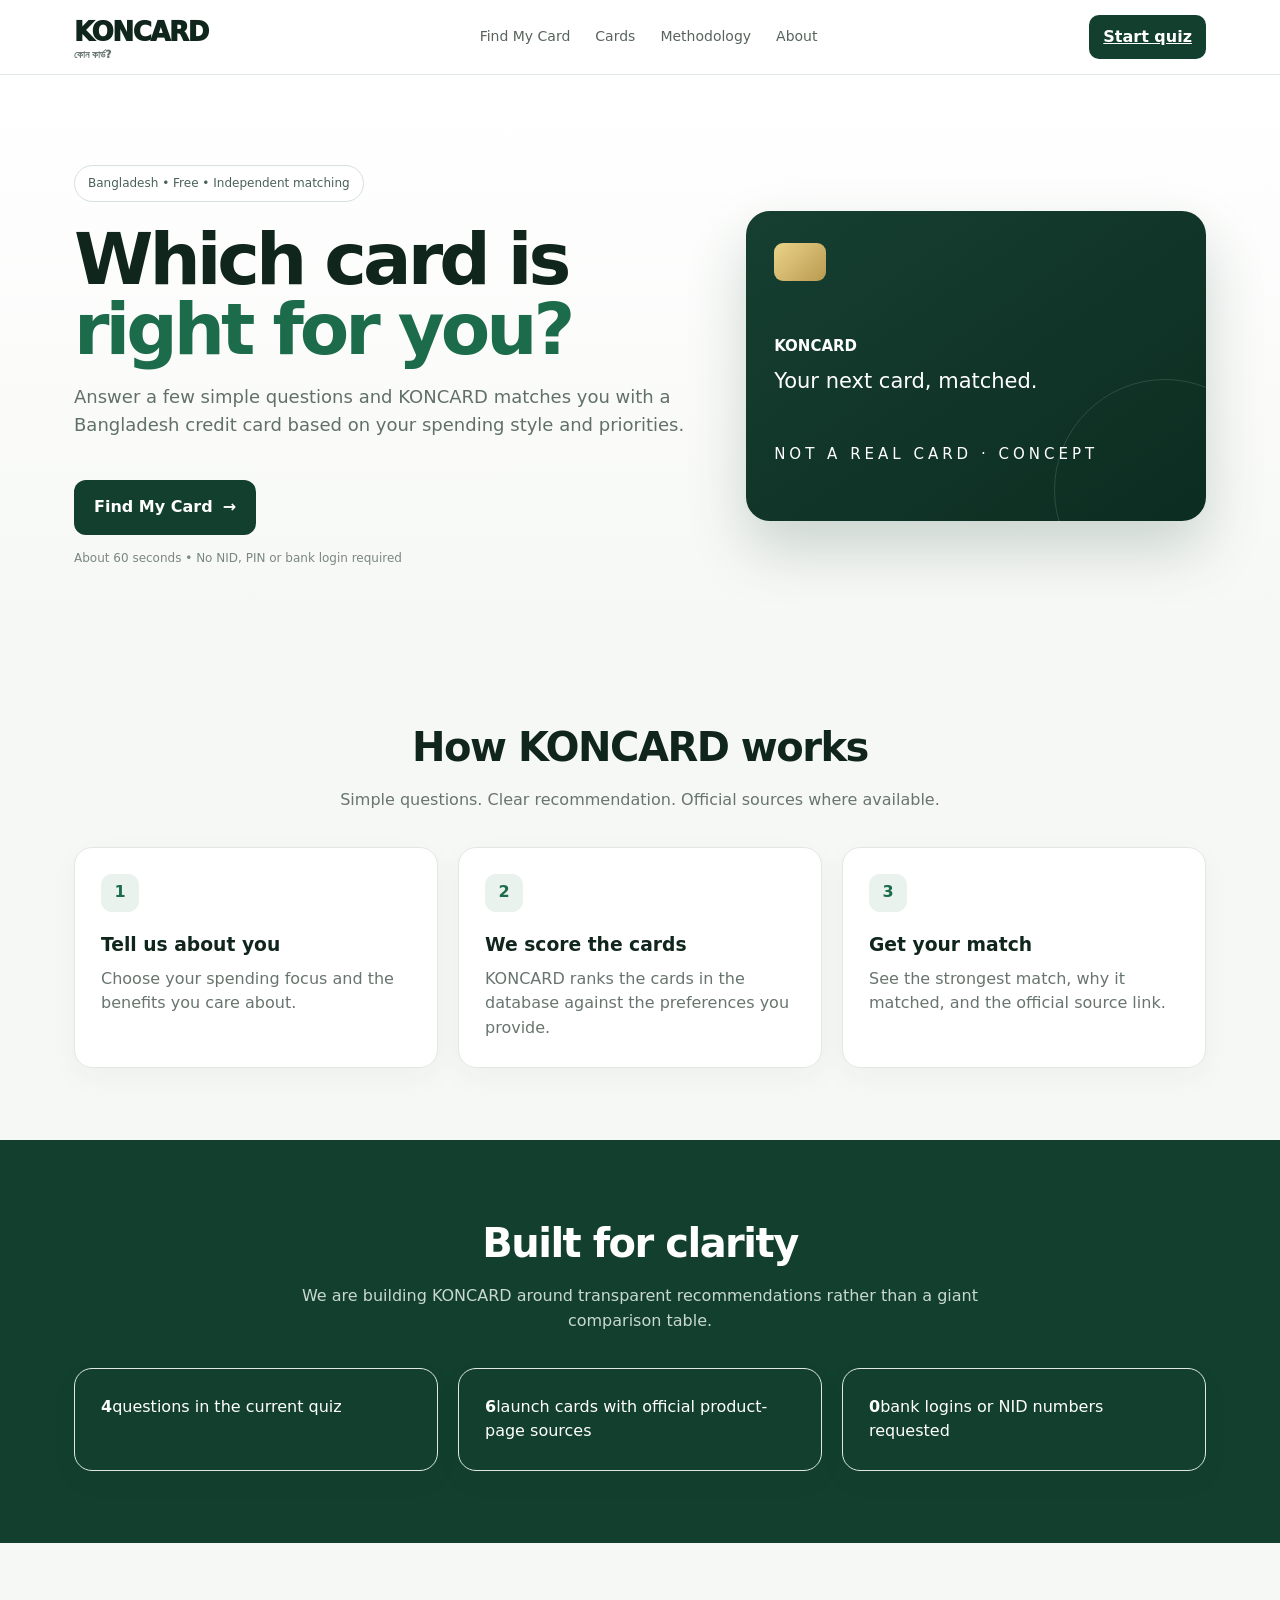
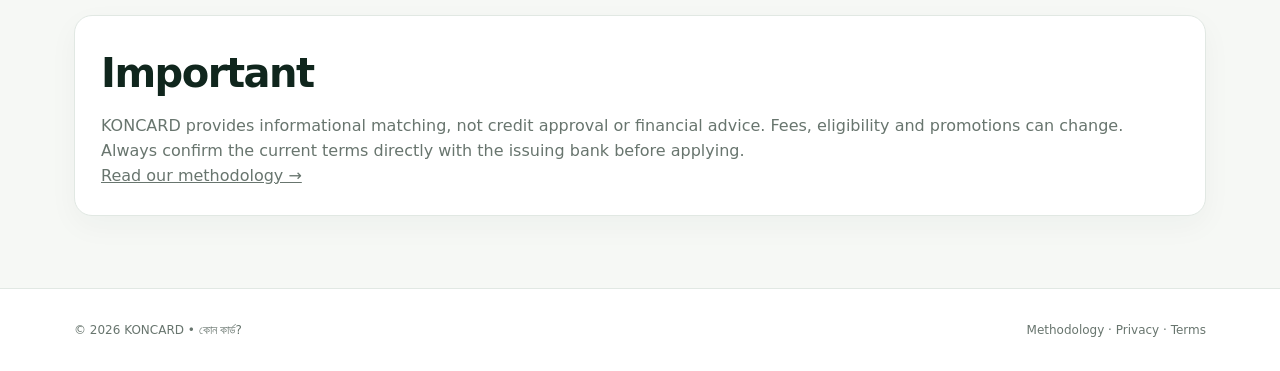
<file: index.html>
<!doctype html><html><head><meta charset="utf-8"><meta name="viewport" content="width=device-width,initial-scale=1"><title>KONCARD — কোন কার্ড?</title><link rel="stylesheet" href="css/style.css"></head><body>
<header class="nav"><div class="container navin"><a class="logo" href="index.html">KONCARD<small>কোন কার্ড?</small></a><nav class="navlinks"><a href="quiz.html">Find My Card</a><a href="cards.html">Cards</a><a href="methodology.html">Methodology</a><a href="about.html">About</a></nav><a class="navcta" href="quiz.html">Start quiz</a></div></header>
<main>
<section class="hero"><div class="container hero-grid"><div><span class="eyebrow">Bangladesh • Free • Independent matching</span><h1>Which card is <span>right for you?</span></h1><p class="lead">Answer a few simple questions and KONCARD matches you with a Bangladesh credit card based on your spending style and priorities.</p><a class="btn primary" href="quiz.html">Find My Card <span>→</span></a><div class="mini">About 60 seconds • No NID, PIN or bank login required</div></div><div class="mock-card"><div class="chip"></div><div class="bank">KONCARD</div><div class="cardname">Your next card, matched.</div><div class="digits">NOT A REAL CARD · CONCEPT</div></div></div></section>
<section class="section"><div class="container"><h2>How KONCARD works</h2><p class="center">Simple questions. Clear recommendation. Official sources where available.</p><div class="steps"><div class="panel"><div class="num">1</div><h3>Tell us about you</h3><p>Choose your spending focus and the benefits you care about.</p></div><div class="panel"><div class="num">2</div><h3>We score the cards</h3><p>KONCARD ranks the cards in the database against the preferences you provide.</p></div><div class="panel"><div class="num">3</div><h3>Get your match</h3><p>See the strongest match, why it matched, and the official source link.</p></div></div></div></section>
<section class="section dark"><div class="container"><h2>Built for clarity</h2><p class="center">We are building KONCARD around transparent recommendations rather than a giant comparison table.</p><div class="stats"><div class="panel dark"><strong>4</strong><span>questions in the current quiz</span></div><div class="panel dark"><strong>6</strong><span>launch cards with official product-page sources</span></div><div class="panel dark"><strong>0</strong><span>bank logins or NID numbers requested</span></div></div></div></section>
<section class="section"><div class="container"><div class="panel"><h2 style="text-align:left">Important</h2><p class="muted">KONCARD provides informational matching, not credit approval or financial advice. Fees, eligibility and promotions can change. Always confirm the current terms directly with the issuing bank before applying.</p><p><a href="methodology.html">Read our methodology →</a></p></div></div></section>
</main>
<footer class="footer"><div class="container footerin"><div>© 2026 KONCARD • কোন কার্ড?</div><div><a href="methodology.html">Methodology</a> · <a href="privacy.html">Privacy</a> · <a href="terms.html">Terms</a></div></div></footer></body></html>
</file>
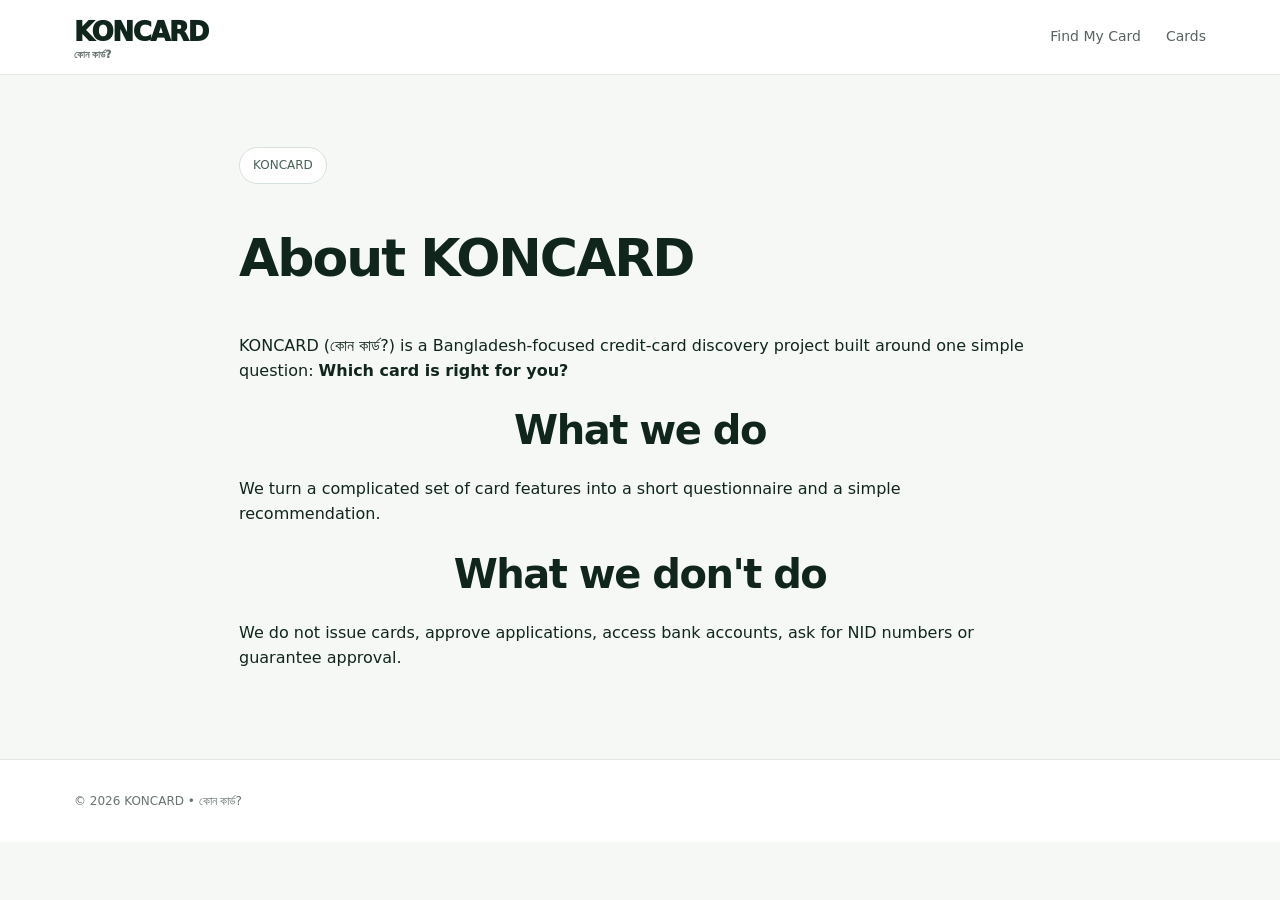
<file: about.html>
<!doctype html><html><head><meta charset="utf-8"><meta name="viewport" content="width=device-width,initial-scale=1"><title>About | KONCARD</title><link rel="stylesheet" href="css/style.css"></head><body>
<header class="nav"><div class="container navin"><a class="logo" href="index.html">KONCARD<small>কোন কার্ড?</small></a><nav class="navlinks"><a href="quiz.html">Find My Card</a><a href="cards.html">Cards</a></nav></div></header>
<main class="section"><div class="container legal"><span class="eyebrow">KONCARD</span><h1>About KONCARD</h1>
<p>KONCARD (কোন কার্ড?) is a Bangladesh-focused credit-card discovery project built around one simple question: <strong>Which card is right for you?</strong></p>
<h2>What we do</h2><p>We turn a complicated set of card features into a short questionnaire and a simple recommendation.</p>
<h2>What we don't do</h2><p>We do not issue cards, approve applications, access bank accounts, ask for NID numbers or guarantee approval.</p>
</div></main>
<footer class="footer"><div class="container">© 2026 KONCARD • কোন কার্ড?</div></footer></body></html>
</file>
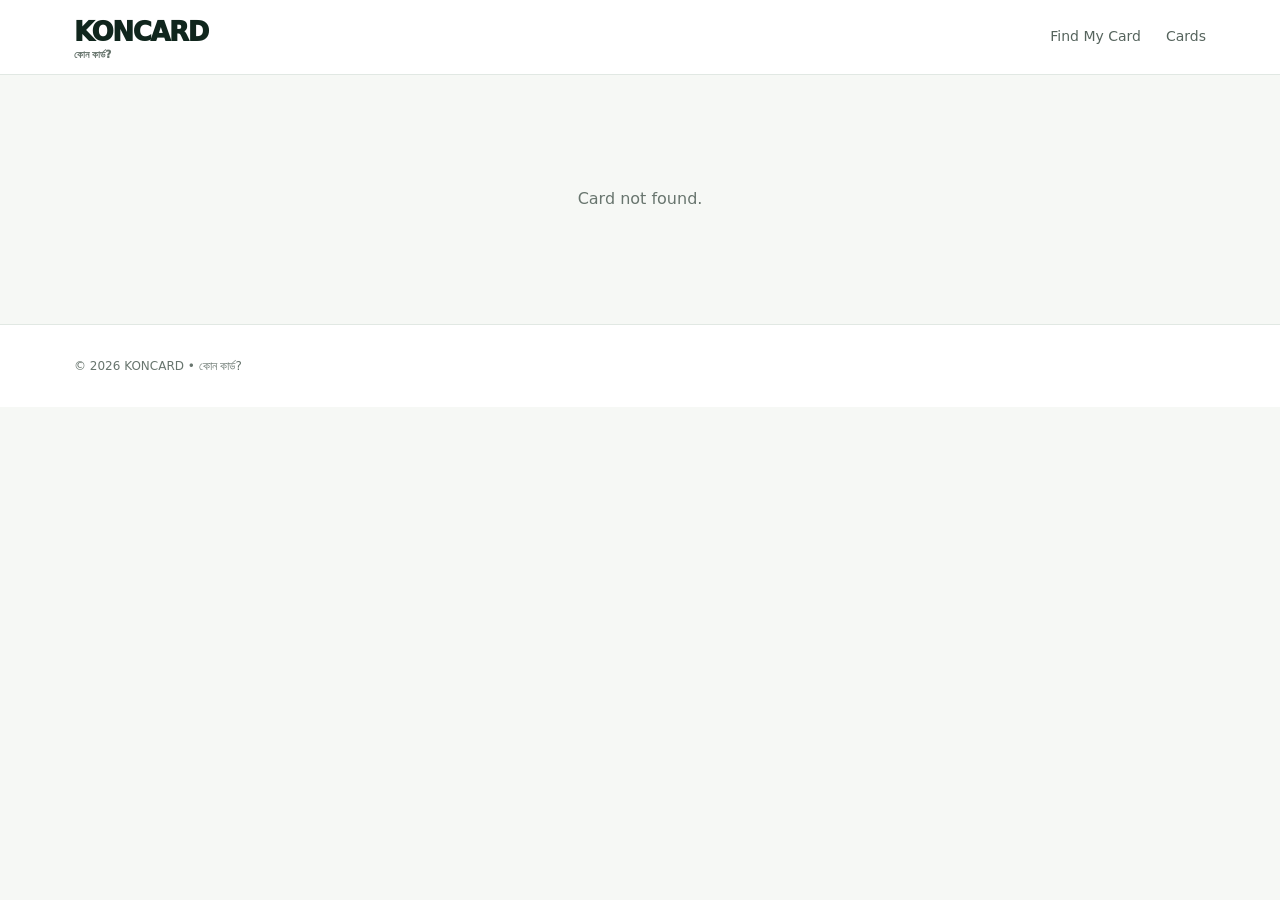
<file: card.html>
<!doctype html><html><head><meta charset="utf-8"><meta name="viewport" content="width=device-width,initial-scale=1"><title>Card | KONCARD</title><link rel="stylesheet" href="css/style.css"></head><body>
<header class="nav"><div class="container navin"><a class="logo" href="index.html">KONCARD<small>কোন কার্ড?</small></a><nav class="navlinks"><a href="quiz.html">Find My Card</a><a href="cards.html">Cards</a></nav></div></header>
<main class="section" id="card-detail"><div class="container"><span class="eyebrow" id="d-verified">Loading…</span><h1 id="d-name" style="font-size:52px;letter-spacing:-2px">Loading…</h1><p class="muted" id="d-bank"></p><div class="details" style="margin-top:28px"><div class="detailbox"><h2 style="text-align:left;font-size:28px">Key features</h2><ul class="featurelist" id="d-features"></ul><div class="notice">This page shows information from the official product source identified below. Check the bank for current fees and eligibility.</div></div><div class="detailbox"><h3>Verification</h3><p id="d-date" class="muted"></p><p><a id="d-source" class="btn secondary" target="_blank" rel="noopener" href="#">Open official source →</a></p><p><a id="d-apply" class="btn primary" target="_blank" rel="noopener" href="#">Go to bank →</a></p></div></div></div></main>
<footer class="footer"><div class="container">© 2026 KONCARD • কোন কার্ড?</div></footer><script src="js/app.js"></script></body></html>
</file>
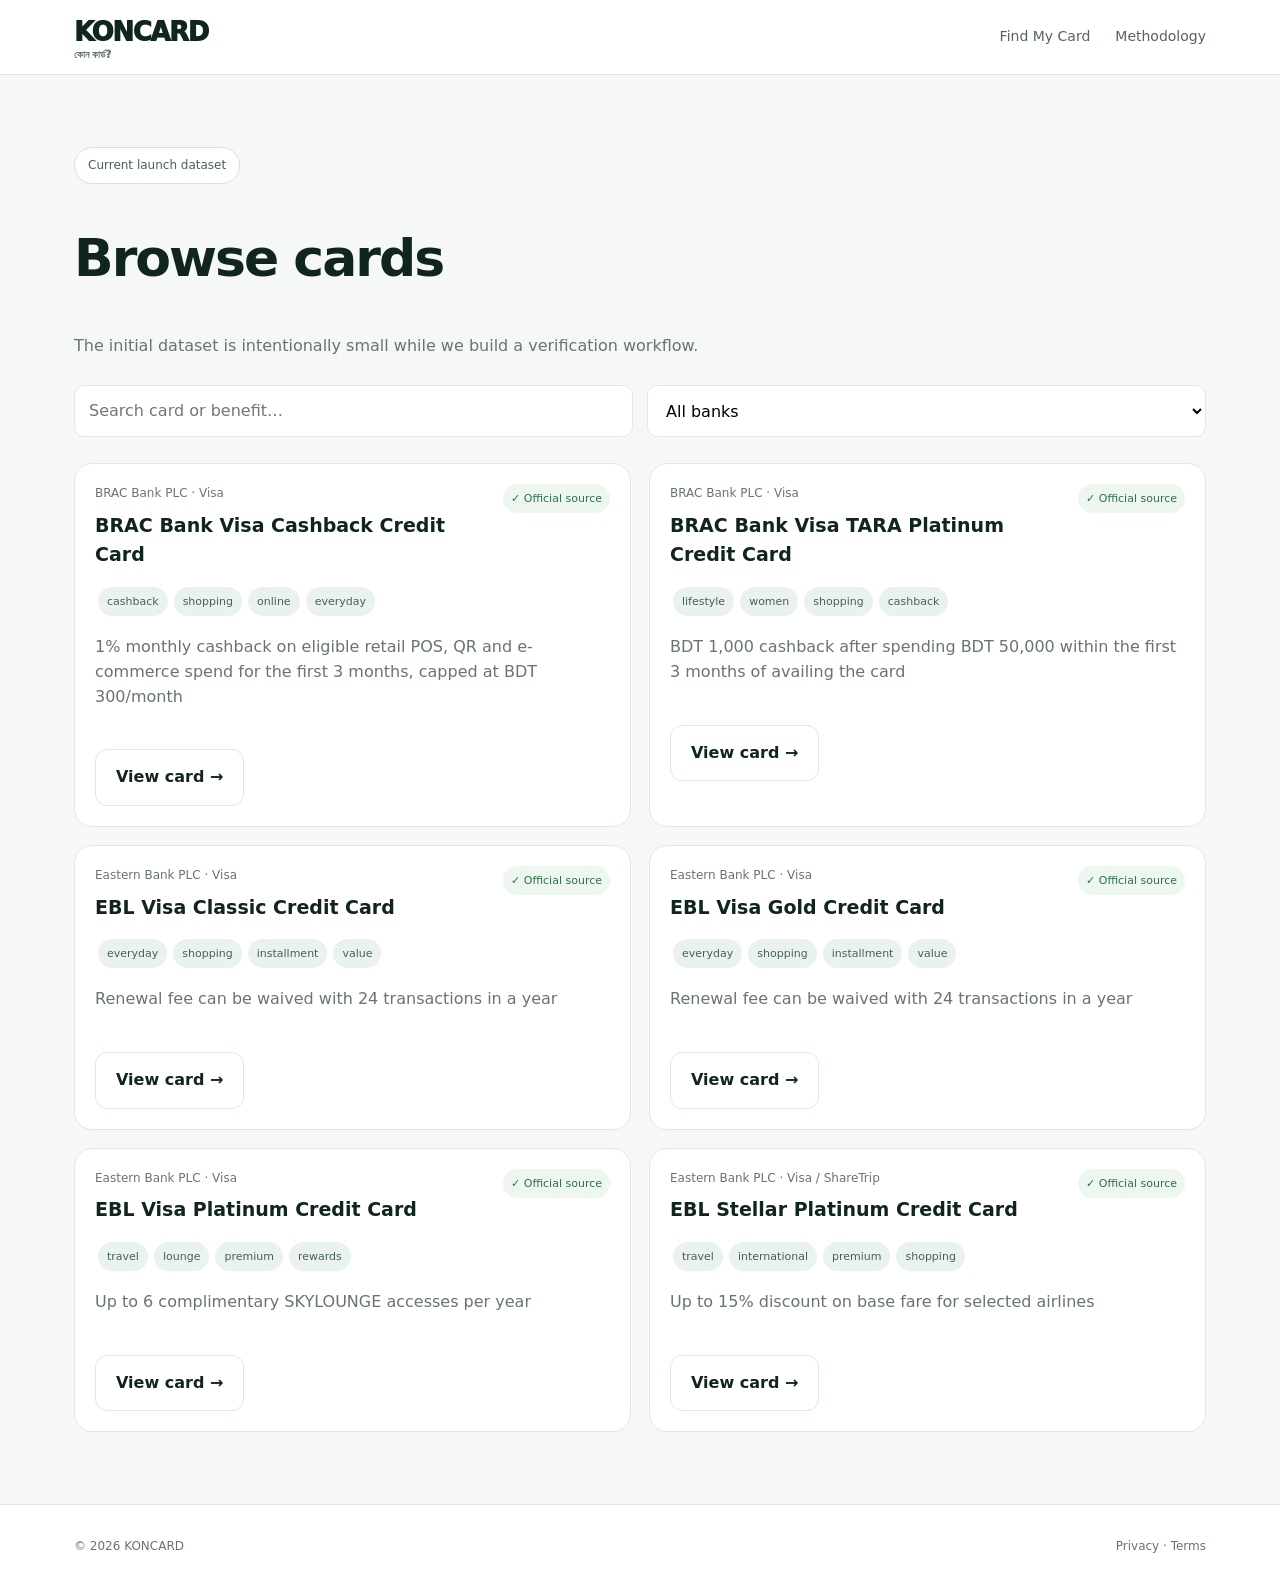
<file: cards.html>
<!doctype html><html><head><meta charset="utf-8"><meta name="viewport" content="width=device-width,initial-scale=1"><title>KONCARD Cards</title><link rel="stylesheet" href="css/style.css"></head><body>
<header class="nav"><div class="container navin"><a class="logo" href="index.html">KONCARD<small>কোন কার্ড?</small></a><nav class="navlinks"><a href="quiz.html">Find My Card</a><a href="methodology.html">Methodology</a></nav></div></header>
<main class="section"><div class="container"><span class="eyebrow">Current launch dataset</span><h1 style="font-size:52px;letter-spacing:-2px">Browse cards</h1><p class="muted">The initial dataset is intentionally small while we build a verification workflow.</p><div class="formrow" style="margin:26px 0"><input id="search" class="search" placeholder="Search card or benefit…"><select id="bank" class="select"><option value="">All banks</option></select></div><div class="cardlist" id="cards-grid"></div></div></main>
<footer class="footer"><div class="container footerin"><div>© 2026 KONCARD</div><div><a href="privacy.html">Privacy</a> · <a href="terms.html">Terms</a></div></div></footer><script src="js/app.js"></script></body></html>
</file>
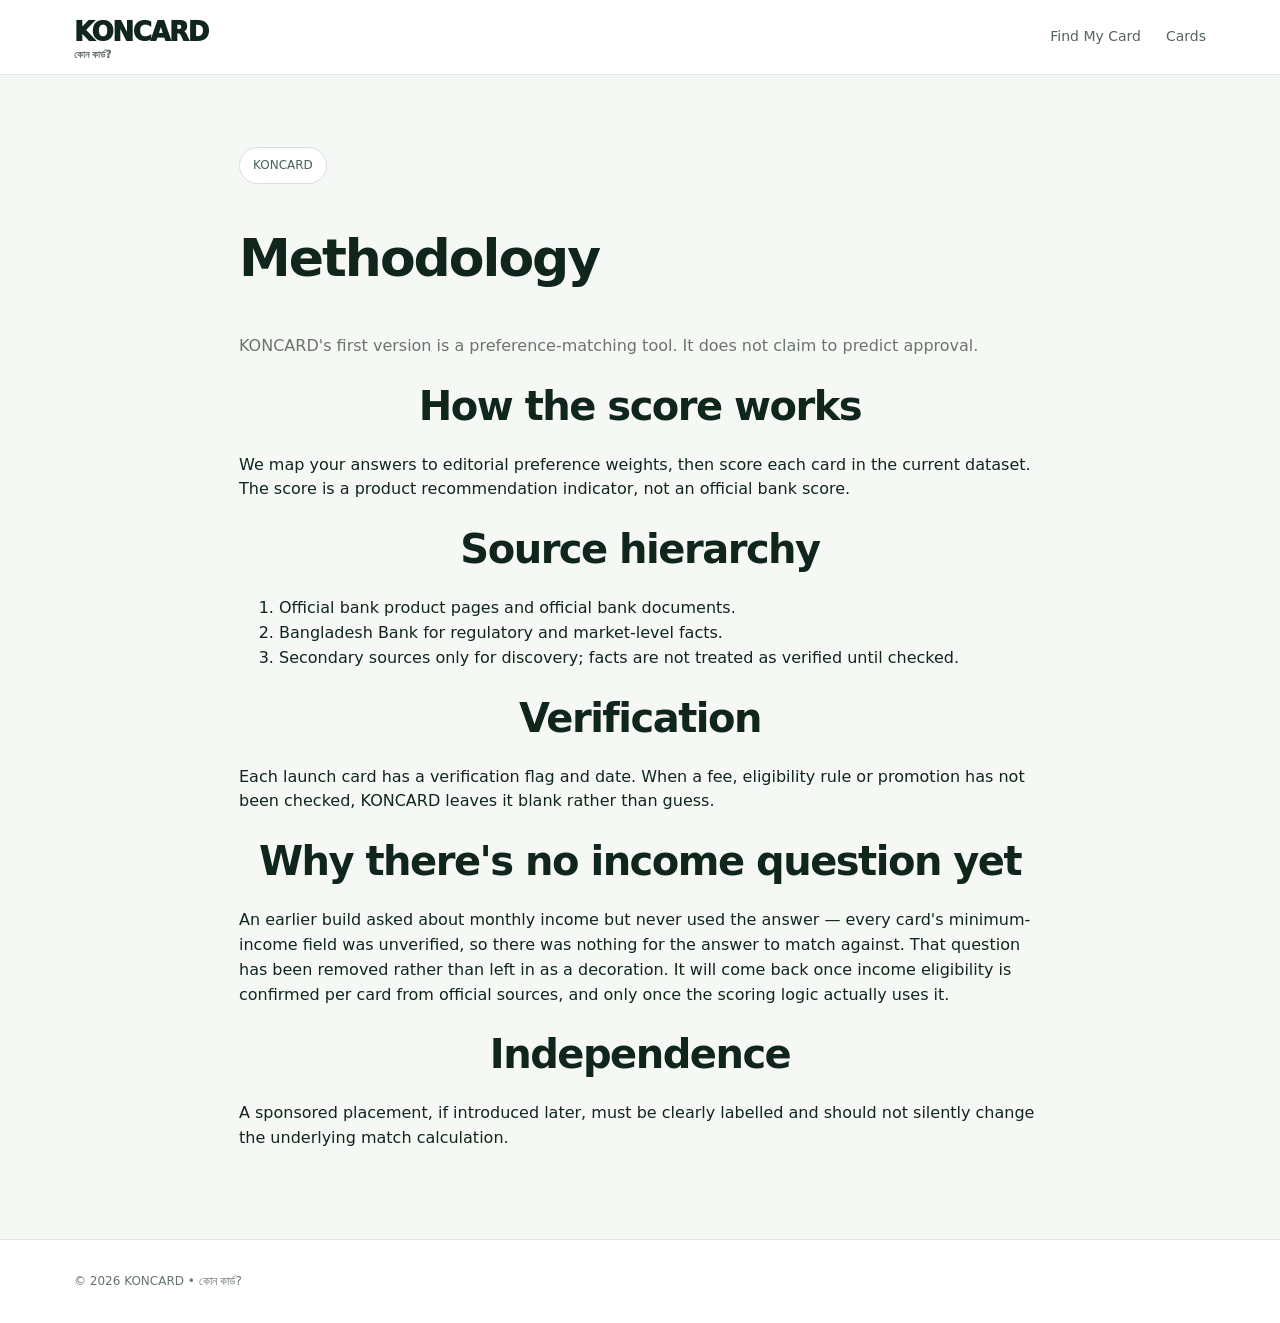
<file: methodology.html>
<!doctype html><html><head><meta charset="utf-8"><meta name="viewport" content="width=device-width,initial-scale=1"><title>Methodology | KONCARD</title><link rel="stylesheet" href="css/style.css"></head><body>
<header class="nav"><div class="container navin"><a class="logo" href="index.html">KONCARD<small>কোন কার্ড?</small></a><nav class="navlinks"><a href="quiz.html">Find My Card</a><a href="cards.html">Cards</a></nav></div></header>
<main class="section"><div class="container legal"><span class="eyebrow">KONCARD</span><h1>Methodology</h1>
<p class="muted">KONCARD's first version is a preference-matching tool. It does not claim to predict approval.</p>
<h2>How the score works</h2><p>We map your answers to editorial preference weights, then score each card in the current dataset. The score is a product recommendation indicator, not an official bank score.</p>
<h2>Source hierarchy</h2><ol><li>Official bank product pages and official bank documents.</li><li>Bangladesh Bank for regulatory and market-level facts.</li><li>Secondary sources only for discovery; facts are not treated as verified until checked.</li></ol>
<h2>Verification</h2><p>Each launch card has a verification flag and date. When a fee, eligibility rule or promotion has not been checked, KONCARD leaves it blank rather than guess.</p>
<h2>Why there's no income question yet</h2><p>An earlier build asked about monthly income but never used the answer — every card's minimum-income field was unverified, so there was nothing for the answer to match against. That question has been removed rather than left in as a decoration. It will come back once income eligibility is confirmed per card from official sources, and only once the scoring logic actually uses it.</p>
<h2>Independence</h2><p>A sponsored placement, if introduced later, must be clearly labelled and should not silently change the underlying match calculation.</p>
</div></main>
<footer class="footer"><div class="container">© 2026 KONCARD • কোন কার্ড?</div></footer></body></html>
</file>
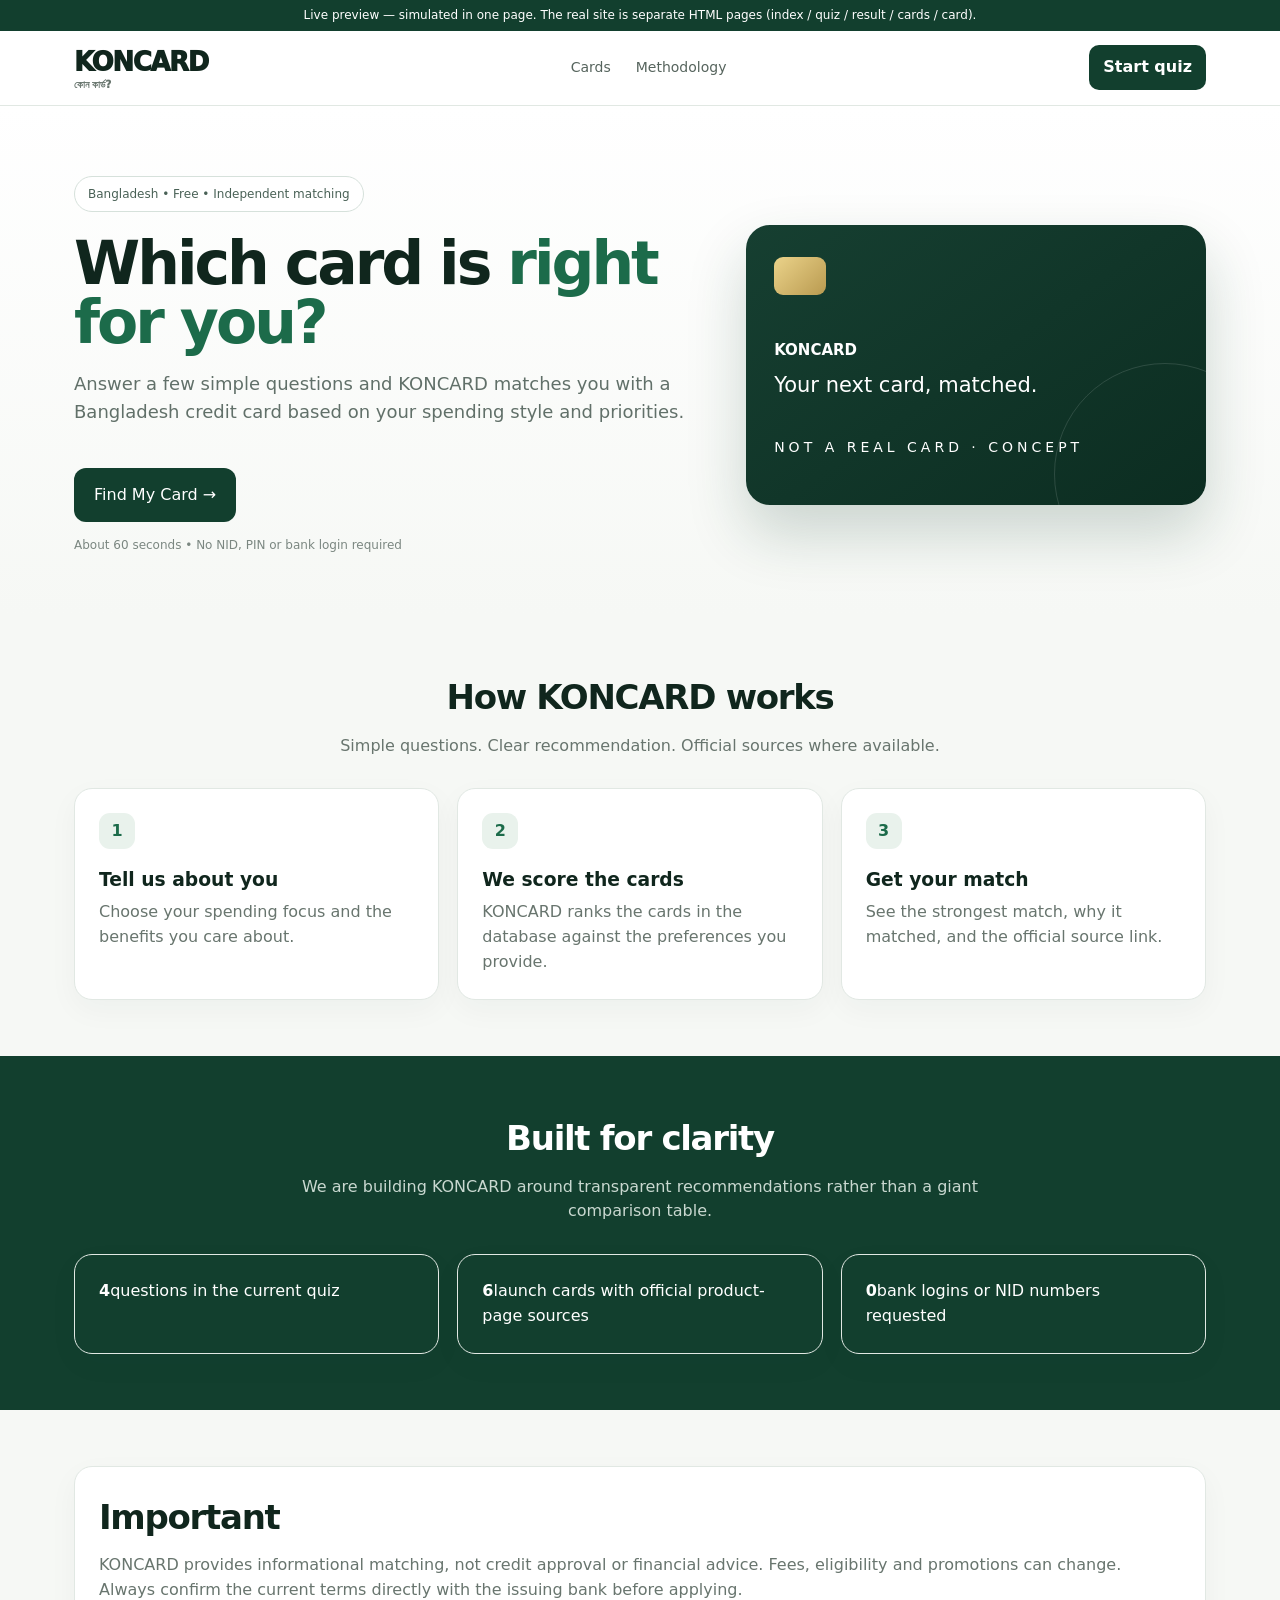
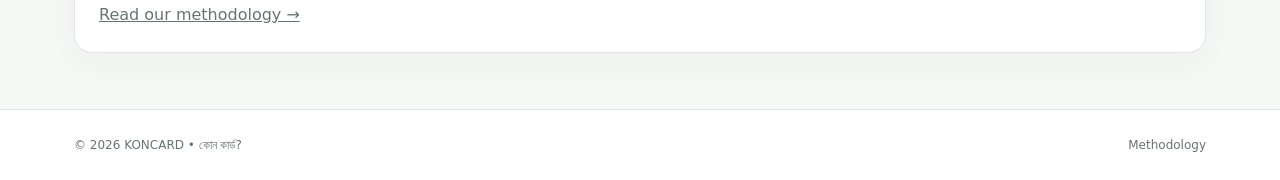
<file: preview.html>
<!doctype html>
<html>
<head>
<meta charset="utf-8">
<meta name="viewport" content="width=device-width,initial-scale=1">
<title>KONCARD preview</title>
<style>
:root{--green:#123f2e;--green2:#1c6b4a;--mint:#e9f2ec;--cream:#f6f8f5;--ink:#10261d;--muted:#68756e;--line:#e1e8e3;--white:#fff;--gold:#d7b35d}
*{box-sizing:border-box}html{scroll-behavior:smooth}body{margin:0;font-family:Inter,ui-sans-serif,system-ui,-apple-system,BlinkMacSystemFont,"Segoe UI",sans-serif;color:var(--ink);background:var(--cream);line-height:1.55}a{color:inherit;cursor:pointer}.container{max-width:1180px;margin:auto;padding:0 24px}.nav{position:sticky;top:0;z-index:20;background:rgba(255,255,255,.94);backdrop-filter:blur(12px);border-bottom:1px solid var(--line)}.navin{height:74px;display:flex;align-items:center;justify-content:space-between}.logo{font-weight:950;font-size:26px;letter-spacing:-1.4px;text-decoration:none}.logo small{display:block;font-size:10px;letter-spacing:0;color:var(--muted);margin-top:-5px}.navlinks{display:flex;gap:25px;align-items:center;font-size:14px;color:#56645d}.navlinks a{text-decoration:none}.navcta{background:var(--green);color:#fff!important;padding:10px 14px;border-radius:10px;font-weight:800;text-decoration:none}
.notice-bar{background:#123f2e;color:#fff;font-size:12px;text-align:center;padding:6px 10px}
.hero{padding:70px 0 60px;background:linear-gradient(180deg,#fff 0,#f6f8f5 100%)}.hero-grid{display:grid;grid-template-columns:1.15fr .85fr;gap:50px;align-items:center}.eyebrow{display:inline-block;border:1px solid #d6e1db;border-radius:999px;padding:8px 13px;font-size:12px;color:#496156;background:#fff}.hero h1{font-size:60px;line-height:.98;letter-spacing:-3px;margin:22px 0 18px}.hero h1 span{color:var(--green2)}.lead{font-size:18px;color:#617069;max-width:620px}.btn{display:inline-flex;align-items:center;gap:10px;text-decoration:none;border-radius:12px;padding:15px 20px;font-weight:850;margin-top:24px;border:none;font:inherit;cursor:pointer}.btn.primary{background:var(--green);color:#fff}.btn.secondary{background:#fff;border:1px solid var(--line)}.mini{margin-top:14px;color:#7b8781;font-size:12px}
.mock-card{background:linear-gradient(145deg,#163f31,#0c2d21);border-radius:24px;padding:28px;color:#fff;min-height:280px;box-shadow:0 28px 60px rgba(18,63,46,.2);position:relative;overflow:hidden}.mock-card:after{content:"";position:absolute;width:220px;height:220px;border:1px solid rgba(255,255,255,.13);border-radius:50%;right:-70px;bottom:-80px}.chip{width:52px;height:38px;border-radius:9px;background:linear-gradient(135deg,#ebd38a,#b99a50);margin:4px 0 44px}.mock-card .bank{font-weight:850;font-size:15px}.mock-card .cardname{font-size:21px;margin-top:6px}.mock-card .digits{letter-spacing:4px;margin-top:36px;font-size:14px}
.section{padding:56px 0}.section h2{text-align:center;font-size:34px;letter-spacing:-1.3px;margin:0 0 10px}.center{text-align:center;color:var(--muted);max-width:680px;margin:0 auto 30px}.steps{display:grid;grid-template-columns:repeat(3,1fr);gap:18px}.panel{background:var(--white);border:1px solid var(--line);border-radius:18px;padding:24px;box-shadow:0 10px 30px rgba(18,63,46,.04)}.num{width:36px;height:36px;border-radius:11px;background:var(--mint);color:var(--green2);display:flex;align-items:center;justify-content:center;font-weight:900}.panel h3{margin:16px 0 6px}.panel p{margin:0;color:var(--muted)}.dark{background:var(--green);color:#fff}.dark h2{color:#fff}.dark .center{color:#c9d8d0}.stats{display:grid;grid-template-columns:repeat(3,1fr);gap:18px}.stat strong{display:block;font-size:34px}
.quizwrap{max-width:760px;margin:20px auto}.progress{height:8px;background:#dfe8e2;border-radius:99px;overflow:hidden}.progress>div{height:100%;background:var(--green2);transition:width .25s}.question{margin-top:26px}.qnum{font-size:13px;color:var(--muted)}.question h1{font-size:36px;line-height:1.1;letter-spacing:-1.3px}.options{display:grid;grid-template-columns:repeat(2,1fr);gap:12px;margin-top:22px}.option{padding:16px;border:1px solid var(--line);background:#fff;border-radius:14px;text-align:left;cursor:pointer;font:inherit}.option:hover,.option.selected{border-color:var(--green2);background:var(--mint)}.quiznav{display:flex;justify-content:space-between;margin-top:24px}
.result-hero{padding:40px 0 20px}.resultgrid{display:grid;grid-template-columns:1.1fr .9fr;gap:22px;align-items:start}.scorecard{background:var(--green);color:#fff;border-radius:22px;padding:28px}.score{font-size:56px;font-weight:950;line-height:1}.bar{height:10px;background:rgba(255,255,255,.17);border-radius:99px;overflow:hidden;margin:16px 0}.bar>div{height:100%;background:#d7b35d}
.cardlist{display:grid;grid-template-columns:repeat(2,1fr);gap:16px}.carditem{background:#fff;border:1px solid var(--line);border-radius:18px;padding:18px}.carditem h3{margin:8px 0 4px;font-size:18px}.muted{color:var(--muted)}.tag{display:inline-block;padding:6px 9px;background:var(--mint);color:#456155;border-radius:999px;font-size:11px;margin:3px 3px 3px 0}.cardtop{display:flex;justify-content:space-between;gap:14px}.verify{font-size:11px;padding:6px 8px;border-radius:999px;background:#edf7ef;color:#2e704a;white-space:nowrap}
.details{display:grid;grid-template-columns:1fr .7fr;gap:22px}.detailbox{background:#fff;border:1px solid var(--line);border-radius:18px;padding:22px}.featurelist{padding-left:18px}
.formrow{display:grid;grid-template-columns:repeat(2,1fr);gap:12px}.select,.search{width:100%;padding:12px 13px;border:1px solid var(--line);border-radius:10px;background:#fff;font:inherit}
.notice{background:#fff7df;border:1px solid #f0dfad;border-radius:14px;padding:14px 16px;color:#6f5c2d;font-size:13px}.empty{padding:30px;text-align:center;color:var(--muted)}
.footer{padding:26px 0;border-top:1px solid var(--line);background:#fff;color:var(--muted);font-size:12px}.footerin{display:flex;justify-content:space-between;gap:20px}
.screen{display:none}.screen.active{display:block}
@media(max-width:900px){.hero-grid,.resultgrid,.details{grid-template-columns:1fr}.hero h1{font-size:46px}.steps,.stats{grid-template-columns:1fr}.cardlist{grid-template-columns:1fr}.navlinks{display:none}.formrow{grid-template-columns:1fr}}
@media(max-width:560px){.hero h1{font-size:36px;letter-spacing:-2px}.section h2{font-size:26px}.options{grid-template-columns:1fr}.footerin{display:block}}
</style>
</head>
<body>

<div class="notice-bar">Live preview — simulated in one page. The real site is separate HTML pages (index / quiz / result / cards / card).</div>

<header class="nav"><div class="container navin">
  <a class="logo" onclick="show('home')">KONCARD<small>কোন কার্ড?</small></a>
  <nav class="navlinks">
    <a onclick="show('cards')">Cards</a>
    <a onclick="show('methodology')">Methodology</a>
  </nav>
  <a class="navcta" onclick="startQuiz()">Start quiz</a>
</div></header>

<!-- HOME -->
<main id="screen-home" class="screen active">
<section class="hero"><div class="container hero-grid">
  <div>
    <span class="eyebrow">Bangladesh • Free • Independent matching</span>
    <h1>Which card is <span>right for you?</span></h1>
    <p class="lead">Answer a few simple questions and KONCARD matches you with a Bangladesh credit card based on your spending style and priorities.</p>
    <button class="btn primary" onclick="startQuiz()">Find My Card →</button>
    <div class="mini">About 60 seconds • No NID, PIN or bank login required</div>
  </div>
  <div class="mock-card"><div class="chip"></div><div class="bank">KONCARD</div><div class="cardname">Your next card, matched.</div><div class="digits">NOT A REAL CARD · CONCEPT</div></div>
</div></section>

<section class="section"><div class="container">
  <h2>How KONCARD works</h2>
  <p class="center">Simple questions. Clear recommendation. Official sources where available.</p>
  <div class="steps">
    <div class="panel"><div class="num">1</div><h3>Tell us about you</h3><p>Choose your spending focus and the benefits you care about.</p></div>
    <div class="panel"><div class="num">2</div><h3>We score the cards</h3><p>KONCARD ranks the cards in the database against the preferences you provide.</p></div>
    <div class="panel"><div class="num">3</div><h3>Get your match</h3><p>See the strongest match, why it matched, and the official source link.</p></div>
  </div>
</div></section>

<section class="section dark"><div class="container">
  <h2>Built for clarity</h2>
  <p class="center">We are building KONCARD around transparent recommendations rather than a giant comparison table.</p>
  <div class="stats">
    <div class="panel dark"><strong>4</strong><span>questions in the current quiz</span></div>
    <div class="panel dark"><strong>6</strong><span>launch cards with official product-page sources</span></div>
    <div class="panel dark"><strong>0</strong><span>bank logins or NID numbers requested</span></div>
  </div>
</div></section>

<section class="section"><div class="container">
  <div class="panel"><h2 style="text-align:left">Important</h2>
  <p class="muted">KONCARD provides informational matching, not credit approval or financial advice. Fees, eligibility and promotions can change. Always confirm the current terms directly with the issuing bank before applying.</p>
  <p><a onclick="show('methodology')" style="text-decoration:underline">Read our methodology →</a></p></div>
</div></section>
</main>

<!-- QUIZ -->
<main id="screen-quiz" class="screen">
<div class="section"><div class="container quizwrap">
  <div class="progress"><div id="progress" style="width:0%"></div></div>
  <div class="question"><div class="qnum" id="qcount"></div><h1 id="qtitle">Loading…</h1><div class="options" id="options"></div></div>
  <div class="quiznav"><button class="btn secondary" id="prevBtn">Back</button><button class="btn primary" id="nextBtn">Next</button></div>
</div></div>
</main>

<!-- RESULT -->
<main id="screen-result" class="screen">
<section class="result-hero"><div class="container">
  <span class="eyebrow">Your KONCARD Match</span>
  <h1 style="font-size:44px;letter-spacing:-2px;margin:16px 0 8px" id="best-name">—</h1>
  <p class="muted" id="best-bank"></p>
  <div class="resultgrid" style="margin-top:24px">
    <div class="scorecard">
      <div style="font-size:13px;color:#c9d8d0">Match score</div>
      <div class="score" id="score">—</div>
      <div class="bar"><div id="scorebar" style="width:0%"></div></div>
      <p id="best-reason" style="color:#d5e2db"></p>
      <a id="official" class="btn secondary" href="#" target="_blank" rel="noopener">View official source</a>
    </div>
    <div class="detailbox">
      <h3>Why this card?</h3>
      <ul class="featurelist" id="best-features"></ul>
      <div class="notice">Final approval, fees and eligibility are determined by the issuing bank. Check the current official terms before applying.</div>
    </div>
  </div>
</div></section>
<section class="section"><div class="container">
  <h2>Your next-best matches</h2>
  <p class="center">These are alternatives from the current KONCARD launch dataset.</p>
  <div class="cardlist" id="others"></div>
  <p style="text-align:center;margin-top:20px"><button class="btn secondary" onclick="startQuiz()">Retake quiz</button></p>
</div></section>
</main>

<!-- CARDS DIRECTORY -->
<main id="screen-cards" class="screen">
<div class="section"><div class="container">
  <span class="eyebrow">Current launch dataset</span>
  <h1 style="font-size:44px;letter-spacing:-2px">Browse cards</h1>
  <p class="muted">The initial dataset is intentionally small while we build a verification workflow.</p>
  <div class="formrow" style="margin:22px 0">
    <input id="search" class="search" placeholder="Search card or benefit…">
    <select id="bankFilter" class="select"><option value="">All banks</option></select>
  </div>
  <div class="cardlist" id="cards-grid"></div>
</div></div>
</main>

<!-- CARD DETAIL -->
<main id="screen-detail" class="screen">
<div class="section"><div class="container">
  <span class="eyebrow" id="d-verified">—</span>
  <h1 id="d-name" style="font-size:44px;letter-spacing:-2px">—</h1>
  <p class="muted" id="d-bank"></p>
  <div class="details" style="margin-top:24px">
    <div class="detailbox">
      <h2 style="text-align:left;font-size:24px">Key features</h2>
      <ul class="featurelist" id="d-features"></ul>
      <div class="notice">This page shows information from the official product source identified below. Check the bank for current fees and eligibility.</div>
    </div>
    <div class="detailbox">
      <h3>Verification</h3>
      <p id="d-date" class="muted"></p>
      <p><a id="d-source" class="btn secondary" target="_blank" rel="noopener" href="#">Open official source →</a></p>
      <p><a id="d-apply" class="btn primary" target="_blank" rel="noopener" href="#">Go to bank →</a></p>
      <p><button class="btn secondary" onclick="show('cards')">← Back to all cards</button></p>
    </div>
  </div>
</div></div>
</main>

<!-- METHODOLOGY -->
<main id="screen-methodology" class="screen">
<div class="section"><div class="container" style="max-width:850px">
  <span class="eyebrow">KONCARD</span>
  <h1 style="font-size:44px;letter-spacing:-2px">Methodology</h1>
  <p class="muted">KONCARD's first version is a preference-matching tool. It does not claim to predict approval.</p>
  <h2 style="text-align:left;font-size:24px">How the score works</h2>
  <p>We map your answers to editorial preference weights, then score each card in the current dataset. The score is a product recommendation indicator, not an official bank score.</p>
  <h2 style="text-align:left;font-size:24px">Why there's no income question</h2>
  <p>An earlier build asked about monthly income but never used the answer, and no card had income data to match against. That question was removed rather than left in as decoration. It returns once income eligibility is confirmed per card and the scoring logic actually uses it.</p>
  <h2 style="text-align:left;font-size:24px">Verification</h2>
  <p>Each launch card has a verification flag and date. When a fee, eligibility rule or promotion has not been checked, KONCARD leaves it blank rather than guess.</p>
</div></div>
</main>

<footer class="footer"><div class="container footerin">
  <div>© 2026 KONCARD • কোন কার্ড?</div>
  <div><a onclick="show('methodology')">Methodology</a></div>
</div></footer>

<script>
const $ = s => document.querySelector(s);
const $$ = s => [...document.querySelectorAll(s)];

const CARDS = [
  {"id":"brac-visa-cashback","bank":"BRAC Bank PLC","name":"BRAC Bank Visa Cashback Credit Card","network":"Visa","annual_fee":null,"interest_rate":null,"income_min":null,"verified":true,"verified_date":"2026-08-25","official_source":"https://www.bracbank.com/en/product/visa-cashback-credit-card-1770109861","application_url":"https://www.bracbank.com/en/product/visa-cashback-credit-card-1770109861","features":["1% monthly cashback on eligible retail POS, QR and e-commerce spend for the first 3 months, capped at BDT 300/month","Welcome vouchers from Artisan, Chaldal, Gadget & Gear and Pickaboo","200 bonus reward points for first-time primary card activation through Astha"],"tags":["cashback","shopping","online","everyday"]},
  {"id":"brac-visa-tara-platinum","bank":"BRAC Bank PLC","name":"BRAC Bank Visa TARA Platinum Credit Card","network":"Visa","annual_fee":null,"interest_rate":null,"income_min":null,"verified":true,"verified_date":"2026-08-25","official_source":"https://www.bracbank.com/en/retail/card/tara-platinum-credit-card","application_url":"https://www.bracbank.com/en/retail/card/tara-platinum-credit-card","features":["BDT 1,000 cashback after spending BDT 50,000 within the first 3 months of availing the card","Exclusive discount vouchers","Credit Shield Insurance information is provided on the official product page"],"tags":["lifestyle","women","shopping","cashback"]},
  {"id":"ebl-visa-classic","bank":"Eastern Bank PLC","name":"EBL Visa Classic Credit Card","network":"Visa","annual_fee":null,"interest_rate":null,"income_min":null,"verified":true,"verified_date":"2026-08-25","official_source":"https://www.ebl.com.bd/retail/eblcard/EBL-Visa-Classic-Credit-Card","application_url":"https://www.ebl.com.bd/retail/eblcard/EBL-Visa-Classic-Credit-Card","features":["Renewal fee can be waived with 24 transactions in a year","Up to 45 days maximum interest-free period","First supplementary card free per client","Discounts at partner merchants and installment facilities"],"tags":["everyday","shopping","installment","value"]},
  {"id":"ebl-visa-gold","bank":"Eastern Bank PLC","name":"EBL Visa Gold Credit Card","network":"Visa","annual_fee":null,"interest_rate":null,"income_min":null,"verified":true,"verified_date":"2026-08-25","official_source":"https://ebl.com.bd/retail/eblcard/EBL-VISA-Gold-Credit-Card","application_url":"https://ebl.com.bd/retail/eblcard/EBL-VISA-Gold-Credit-Card","features":["Renewal fee can be waived with 24 transactions in a year","Up to 45 days maximum interest-free period","First supplementary card free per client","ZIP installment facility at partner outlets"],"tags":["everyday","shopping","installment","value"]},
  {"id":"ebl-visa-platinum","bank":"Eastern Bank PLC","name":"EBL Visa Platinum Credit Card","network":"Visa","annual_fee":null,"interest_rate":null,"income_min":null,"verified":true,"verified_date":"2026-08-25","official_source":"https://ebl.com.bd/retail/eblcard/EBL-VISA-Platinum-Credit-Card","application_url":"https://ebl.com.bd/retail/eblcard/EBL-VISA-Platinum-Credit-Card","features":["Up to 6 complimentary SKYLOUNGE accesses per year","Priority Pass airport lounge program","Up to 45 days maximum interest-free period","First two supplementary cards free per client","SKYCOINS rewards program"],"tags":["travel","lounge","premium","rewards","international"]},
  {"id":"ebl-stellar-platinum","bank":"Eastern Bank PLC","name":"EBL Stellar Platinum Credit Card","network":"Visa / ShareTrip","annual_fee":null,"interest_rate":null,"income_min":null,"verified":true,"verified_date":"2026-08-25","official_source":"https://ebl.com.bd/retail/eblcard/ebl-stellar-platinum-credit-card","application_url":"https://ebl.com.bd/retail/eblcard/ebl-stellar-platinum-credit-card","features":["Up to 15% discount on base fare for selected airlines","International and domestic flight savings with stated caps and frequencies","Extra 4% discount on base fare for tickets purchased abroad with USD payments","Up to 45 days maximum interest-free period","ZIP zero-percent installment program at partner outlets"],"tags":["travel","international","premium","shopping"]}
];

function show(name){
  $$('.screen').forEach(s=>s.classList.remove('active'));
  $('#screen-'+name).classList.add('active');
  window.scrollTo(0,0);
}

// ---- QUIZ ----
const questions=[
 {key:"spend",title:"Where do you spend most?",options:[
  ["shopping","Online shopping"],["dining","Restaurants & dining"],["travel","Travel & flights"],["everyday","Everyday spending"]]},
 {key:"benefit",title:"What matters most to you?",options:[
  ["cashback","Cashback / savings"],["rewards","Rewards"],["lounge","Airport lounges"],["installment","Installments"]]},
 {key:"international",title:"Do you need international transactions?",options:[
  ["yes","Yes"],["no","No"]]},
 {key:"lounge",title:"How important is airport lounge access?",options:[
  ["high","Very important"],["medium","Nice to have"],["low","Not important"]]}
];
const state={answers:{},index:0,results:[]};

function startQuiz(){ state.answers={}; state.index=0; show('quiz'); renderQuestion(); }
function renderQuestion(){
 const q=questions[state.index];
 $("#qcount").textContent=`Question ${state.index+1} of ${questions.length}`;
 $("#qtitle").textContent=q.title;
 $("#options").innerHTML=q.options.map(([v,l])=>`<button class="option ${state.answers[q.key]===v?"selected":""}" data-value="${v}">${l}</button>`).join("");
 $$("#options .option").forEach(b=>b.onclick=()=>{state.answers[q.key]=b.dataset.value;$$("#options .option").forEach(x=>x.classList.remove("selected"));b.classList.add("selected");});
 $("#prevBtn").style.visibility=state.index===0?"hidden":"visible";
 $("#nextBtn").textContent=state.index===questions.length-1?"See my match":"Next";
 $("#progress").style.width=((state.index+1)/questions.length*100)+"%";
}
function scoreCard(c,a){
 let s=0,total=0;
 const add=(x,w)=>{s+=x*w;total+=w};
 const tags=c.tags||[];
 if(a.spend==="shopping"){add(tags.includes("shopping")?10:3,2)}
 if(a.spend==="dining"){add(tags.includes("lifestyle")||tags.includes("dining")?10:4,2)}
 if(a.spend==="travel"){add(tags.includes("travel")?10:4,2)}
 if(a.spend==="everyday"){add(tags.includes("everyday")?10:6,2)}
 if(a.benefit==="cashback"){add(tags.includes("cashback")?10:4,2)}
 if(a.benefit==="rewards"){add(tags.includes("rewards")?10:4,2)}
 if(a.benefit==="lounge"){add(tags.includes("lounge")?10:2,2)}
 if(a.benefit==="installment"){add(tags.includes("installment")?10:5,2)}
 if(a.international==="yes"){add(tags.includes("international")||tags.includes("travel")?10:4,1)}
 if(a.lounge==="high"){add(tags.includes("lounge")?10:2,1)}
 if(a.lounge==="low"){add(tags.includes("lounge")?4:8,1)}
 return total?Math.round((s/total)*100):50;
}
function buildReason(c,a){
 const reasons=[];
 if(a.spend && c.tags?.includes(a.spend)) reasons.push("matches your spending focus");
 if(a.benefit && c.tags?.includes(a.benefit)) reasons.push("fits your preferred benefit");
 if(a.international==="yes" && c.tags?.includes("international")) reasons.push("supports your international needs");
 if(a.lounge==="high" && c.tags?.includes("lounge")) reasons.push("has lounge-related benefits");
 return reasons.length?"It "+reasons.join(", ")+".":"It scored highest against the preferences you gave us.";
}
function saveResult(){
 const scored=CARDS.map(c=>({...c,score:scoreCard(c,state.answers)})).sort((a,b)=>b.score-a.score);
 state.results=scored;
 renderResult();
 show('result');
}
$("#nextBtn").addEventListener("click",()=>{
 if(!state.answers[questions[state.index].key]) return;
 if(state.index<questions.length-1){state.index++;renderQuestion();} else saveResult();
});
$("#prevBtn").addEventListener("click",()=>{if(state.index>0){state.index--;renderQuestion();}});

// ---- RESULT ----
function cardHtml(c){
 return `<article class="carditem">
   <div class="cardtop"><div><div class="muted" style="font-size:12px">${c.bank} · ${c.network}</div><h3>${c.name}</h3></div>${c.verified?'<span class="verify">✓ Official source</span>':'<span class="verify" style="background:#fff1f1;color:#9b4444">Verification pending</span>'}</div>
   <div style="margin:10px 0">${(c.tags||[]).slice(0,4).map(t=>`<span class="tag">${t}</span>`).join("")}</div>
   <p class="muted">${(c.features||[])[0]||"Details will be added after verification."}</p>
   <a class="btn secondary" onclick="viewCard('${c.id}')">View card →</a>
 </article>`;
}
function renderResult(){
 const cards=state.results;
 const best=cards[0];
 $("#score").textContent=best.score+"%";
 $("#scorebar").style.width=Math.min(best.score,100)+"%";
 $("#best-name").textContent=best.name;
 $("#best-bank").textContent=best.bank+" · "+best.network;
 $("#best-reason").textContent=buildReason(best,state.answers);
 $("#best-features").innerHTML=best.features.map(x=>`<li>${x}</li>`).join("");
 $("#official").href=best.official_source;
 $("#others").innerHTML=cards.slice(1,5).map(cardHtml).join("");
}

// ---- CARDS DIRECTORY ----
function initCardsPage(){
 const grid=$("#cards-grid");
 [...new Set(CARDS.map(c=>c.bank))].forEach(b=>{const o=document.createElement("option");o.value=b;o.textContent=b;$("#bankFilter").appendChild(o)});
 function draw(){
  const q=($("#search").value||"").toLowerCase(),b=$("#bankFilter").value;
  const list=CARDS.filter(c=>(!q || `${c.name} ${c.bank} ${(c.tags||[]).join(" ")}`.toLowerCase().includes(q))&&(!b||c.bank===b));
  grid.innerHTML=list.length?list.map(cardHtml).join(""):'<div class="empty">No cards match your filters.</div>';
 }
 $("#search").oninput=draw; $("#bankFilter").onchange=draw; draw();
}

// ---- CARD DETAIL ----
function viewCard(id){
 const c=CARDS.find(x=>x.id===id);
 if(!c) return;
 $("#d-name").textContent=c.name;$("#d-bank").textContent=c.bank+" · "+c.network;
 $("#d-verified").innerHTML=c.verified?"✓ Official source checked":"Verification pending";
 $("#d-features").innerHTML=c.features.map(x=>`<li>${x}</li>`).join("");
 $("#d-source").href=c.official_source;$("#d-apply").href=c.application_url;
 $("#d-date").textContent=c.verified_date?`Last verified: ${c.verified_date}`:"Verification date not available";
 show('detail');
}

initCardsPage();
</script>
</body>
</html>
</file>
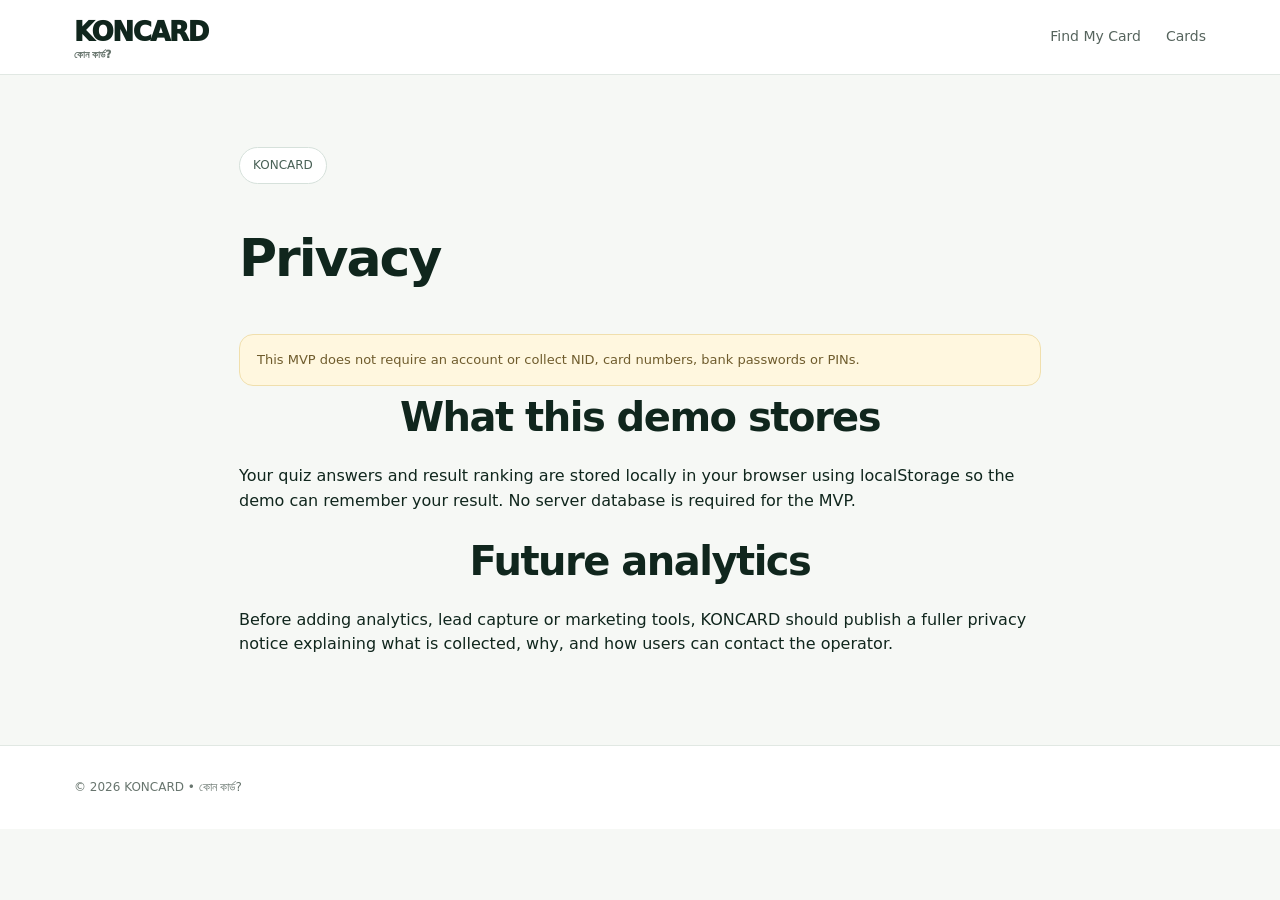
<file: privacy.html>
<!doctype html><html><head><meta charset="utf-8"><meta name="viewport" content="width=device-width,initial-scale=1"><title>Privacy | KONCARD</title><link rel="stylesheet" href="css/style.css"></head><body>
<header class="nav"><div class="container navin"><a class="logo" href="index.html">KONCARD<small>কোন কার্ড?</small></a><nav class="navlinks"><a href="quiz.html">Find My Card</a><a href="cards.html">Cards</a></nav></div></header>
<main class="section"><div class="container legal"><span class="eyebrow">KONCARD</span><h1>Privacy</h1>
<div class="notice">This MVP does not require an account or collect NID, card numbers, bank passwords or PINs.</div>
<h2>What this demo stores</h2><p>Your quiz answers and result ranking are stored locally in your browser using localStorage so the demo can remember your result. No server database is required for the MVP.</p>
<h2>Future analytics</h2><p>Before adding analytics, lead capture or marketing tools, KONCARD should publish a fuller privacy notice explaining what is collected, why, and how users can contact the operator.</p>
</div></main>
<footer class="footer"><div class="container">© 2026 KONCARD • কোন কার্ড?</div></footer></body></html>
</file>
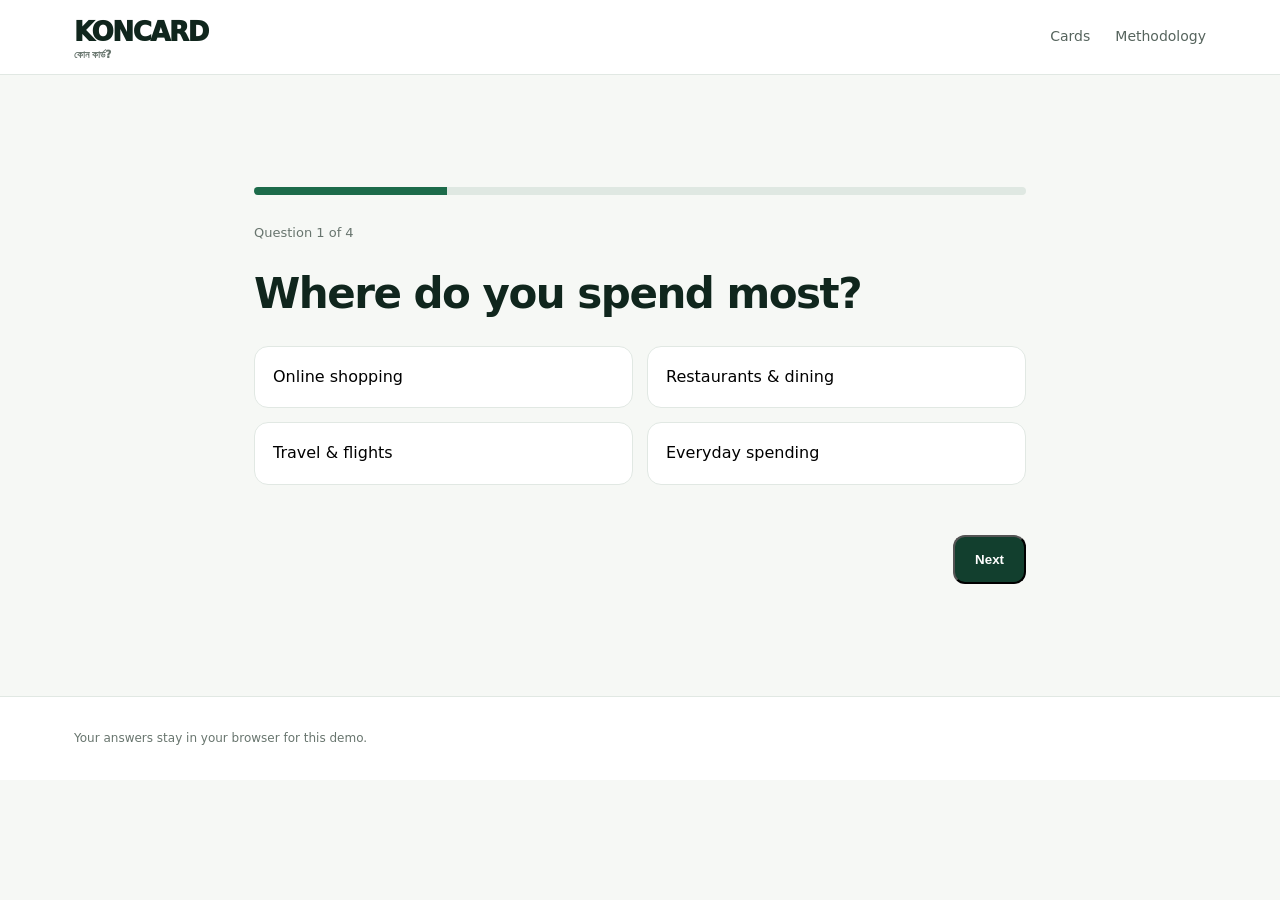
<file: quiz.html>
<!doctype html><html><head><meta charset="utf-8"><meta name="viewport" content="width=device-width,initial-scale=1"><title>KONCARD Quiz</title><link rel="stylesheet" href="css/style.css"></head><body>
<header class="nav"><div class="container navin"><a class="logo" href="index.html">KONCARD<small>কোন কার্ড?</small></a><nav class="navlinks"><a href="cards.html">Cards</a><a href="methodology.html">Methodology</a></nav></div></header>
<main class="section" id="quiz-shell"><div class="container quizwrap"><div class="progress"><div id="progress" style="width:0%"></div></div><div class="question"><div class="qnum" id="qcount"></div><h1 id="qtitle">Loading…</h1><div class="options" id="options"></div></div><div class="quiznav"><button class="btn secondary" id="prev">Back</button><button class="btn primary" id="next">Next</button></div></div></main>
<footer class="footer"><div class="container">Your answers stay in your browser for this demo.</div></footer><script src="js/app.js"></script></body></html>
</file>
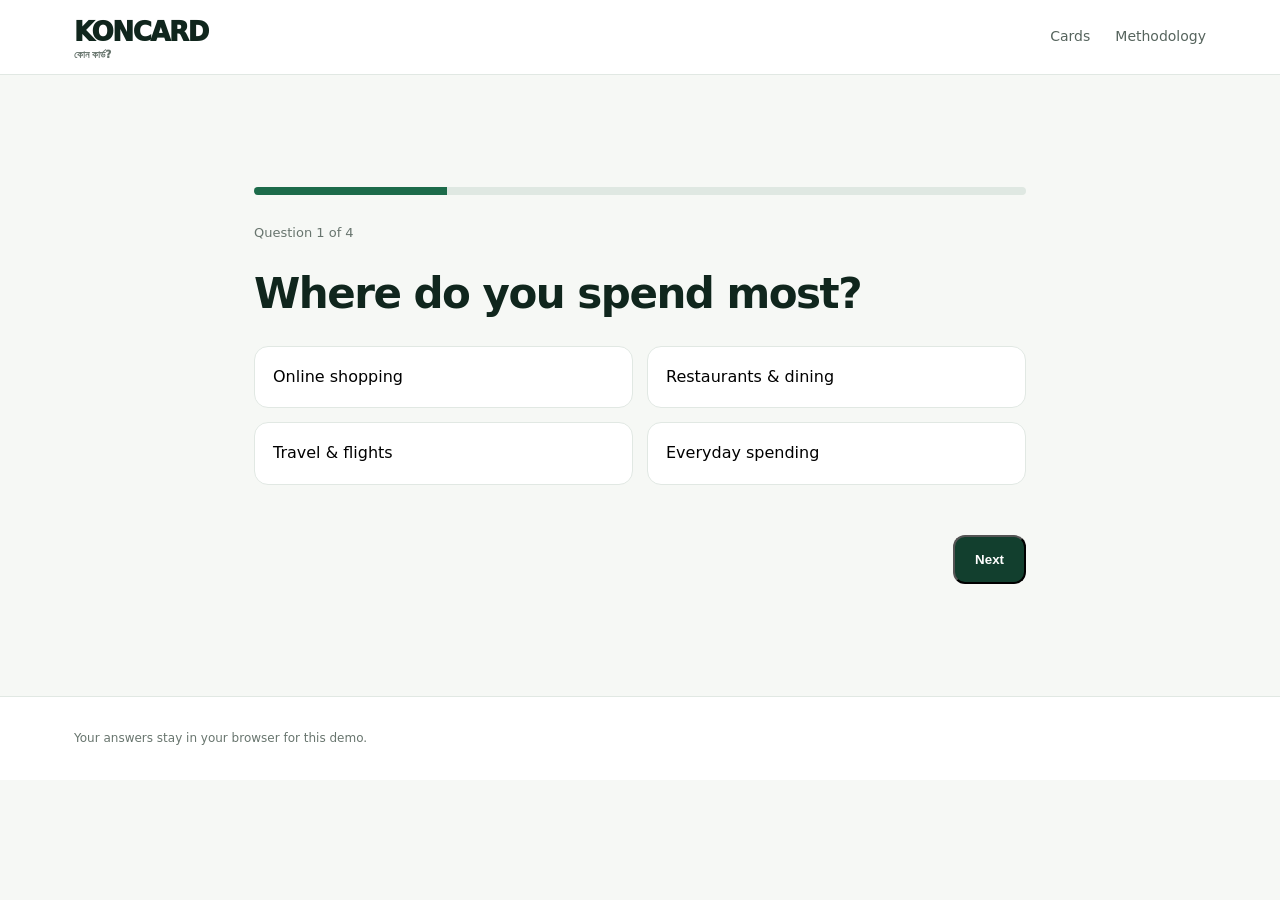
<file: result.html>
<!doctype html><html><head><meta charset="utf-8"><meta name="viewport" content="width=device-width,initial-scale=1"><title>Your KONCARD Match</title><link rel="stylesheet" href="css/style.css"></head><body>
<header class="nav"><div class="container navin"><a class="logo" href="index.html">KONCARD<small>কোন কার্ড?</small></a><nav class="navlinks"><a href="quiz.html">Retake quiz</a><a href="cards.html">Cards</a></nav></div></header>
<main id="result-shell"><section class="result-hero"><div class="container"><span class="eyebrow">Your KONCARD Match</span><h1 style="font-size:52px;letter-spacing:-2px;margin:18px 0 8px" id="best-name">Loading…</h1><p class="muted" id="best-bank"></p><div class="resultgrid" style="margin-top:28px"><div class="scorecard"><div style="font-size:13px;color:#c9d8d0">Match score</div><div class="score" id="score">—</div><div class="bar"><div id="scorebar" style="width:0%"></div></div><p id="best-reason" style="color:#d5e2db"></p><a id="official" class="btn secondary" href="#" target="_blank" rel="noopener">View official source</a></div><div class="detailbox"><h3>Why this card?</h3><ul class="featurelist" id="best-features"></ul><div class="notice">Final approval, fees and eligibility are determined by the issuing bank. Check the current official terms before applying.</div></div></div></div></section>
<section class="section"><div class="container"><h2>Your next-best matches</h2><p class="center">These are alternatives from the current KONCARD launch dataset.</p><div class="cardlist" id="others"></div></div></section></main>
<footer class="footer"><div class="container footerin"><div>© 2026 KONCARD</div><div><a href="quiz.html">Retake quiz</a> · <a href="methodology.html">How scoring works</a></div></div></footer><script src="js/app.js"></script></body></html>
</file>
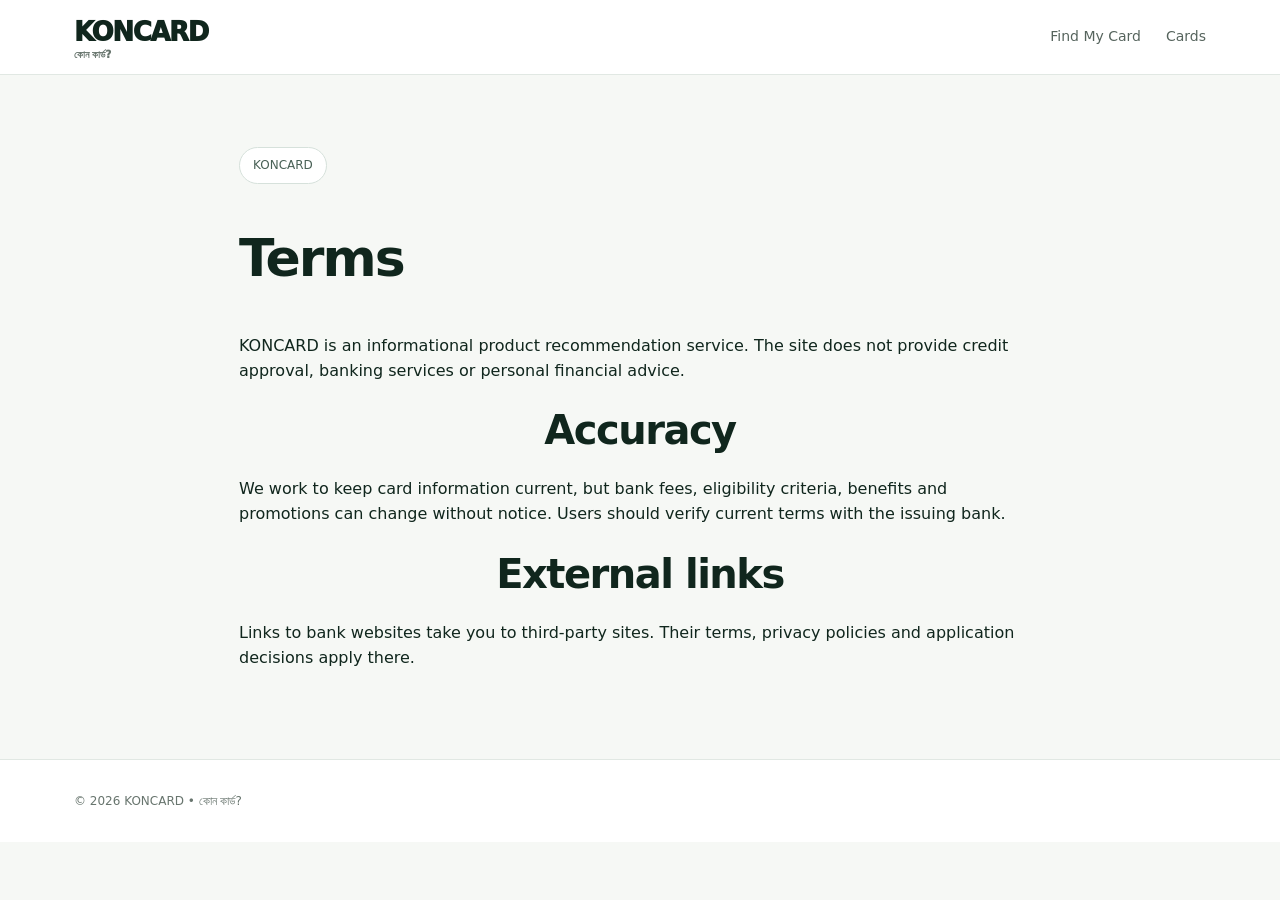
<file: terms.html>
<!doctype html><html><head><meta charset="utf-8"><meta name="viewport" content="width=device-width,initial-scale=1"><title>Terms | KONCARD</title><link rel="stylesheet" href="css/style.css"></head><body>
<header class="nav"><div class="container navin"><a class="logo" href="index.html">KONCARD<small>কোন কার্ড?</small></a><nav class="navlinks"><a href="quiz.html">Find My Card</a><a href="cards.html">Cards</a></nav></div></header>
<main class="section"><div class="container legal"><span class="eyebrow">KONCARD</span><h1>Terms</h1>
<p>KONCARD is an informational product recommendation service. The site does not provide credit approval, banking services or personal financial advice.</p>
<h2>Accuracy</h2><p>We work to keep card information current, but bank fees, eligibility criteria, benefits and promotions can change without notice. Users should verify current terms with the issuing bank.</p>
<h2>External links</h2><p>Links to bank websites take you to third-party sites. Their terms, privacy policies and application decisions apply there.</p>
</div></main>
<footer class="footer"><div class="container">© 2026 KONCARD • কোন কার্ড?</div></footer></body></html>
</file>
<file: css/style.css>
:root{--green:#123f2e;--green2:#1c6b4a;--mint:#e9f2ec;--cream:#f6f8f5;--ink:#10261d;--muted:#68756e;--line:#e1e8e3;--white:#fff;--gold:#d7b35d}
*{box-sizing:border-box}html{scroll-behavior:smooth}body{margin:0;font-family:Inter,ui-sans-serif,system-ui,-apple-system,BlinkMacSystemFont,"Segoe UI",sans-serif;color:var(--ink);background:var(--cream);line-height:1.55}a{color:inherit}.container{max-width:1180px;margin:auto;padding:0 24px}.nav{position:sticky;top:0;z-index:20;background:rgba(255,255,255,.94);backdrop-filter:blur(12px);border-bottom:1px solid var(--line)}.navin{height:74px;display:flex;align-items:center;justify-content:space-between}.logo{font-weight:950;font-size:26px;letter-spacing:-1.4px;text-decoration:none}.logo small{display:block;font-size:10px;letter-spacing:0;color:var(--muted);margin-top:-5px}.navlinks{display:flex;gap:25px;align-items:center;font-size:14px;color:#56645d}.navlinks a{text-decoration:none}.navcta{background:var(--green);color:#fff!important;padding:10px 14px;border-radius:10px;font-weight:800}.menu{display:none;border:0;background:transparent;font-size:24px}.hero{padding:90px 0 76px;background:linear-gradient(180deg,#fff 0,#f6f8f5 100%)}.hero-grid{display:grid;grid-template-columns:1.15fr .85fr;gap:50px;align-items:center}.eyebrow{display:inline-block;border:1px solid #d6e1db;border-radius:999px;padding:8px 13px;font-size:12px;color:#496156;background:#fff}.hero h1{font-size:72px;line-height:.98;letter-spacing:-4px;margin:22px 0 18px}.hero h1 span{color:var(--green2)}.lead{font-size:18px;color:#617069;max-width:620px}.btn{display:inline-flex;align-items:center;gap:10px;text-decoration:none;border-radius:12px;padding:15px 20px;font-weight:850;margin-top:24px}.btn.primary{background:var(--green);color:#fff}.btn.secondary{background:#fff;border:1px solid var(--line)}.mini{margin-top:14px;color:#7b8781;font-size:12px}.mock-card{background:linear-gradient(145deg,#163f31,#0c2d21);border-radius:24px;padding:28px;color:#fff;min-height:310px;box-shadow:0 28px 60px rgba(18,63,46,.2);position:relative;overflow:hidden}.mock-card:after{content:"";position:absolute;width:220px;height:220px;border:1px solid rgba(255,255,255,.13);border-radius:50%;right:-70px;bottom:-80px}.chip{width:52px;height:38px;border-radius:9px;background:linear-gradient(135deg,#ebd38a,#b99a50);margin:4px 0 54px}.mock-card .bank{font-weight:850;font-size:15px}.mock-card .cardname{font-size:21px;margin-top:6px}.mock-card .digits{letter-spacing:4px;margin-top:46px;font-size:15px}.section{padding:72px 0}.section h2{text-align:center;font-size:40px;letter-spacing:-1.5px;margin:0 0 10px}.center{text-align:center;color:var(--muted);max-width:680px;margin:0 auto 34px}.steps{display:grid;grid-template-columns:repeat(3,1fr);gap:20px}.panel{background:var(--white);border:1px solid var(--line);border-radius:18px;padding:26px;box-shadow:0 10px 30px rgba(18,63,46,.04)}.num{width:38px;height:38px;border-radius:11px;background:var(--mint);color:var(--green2);display:flex;align-items:center;justify-content:center;font-weight:900}.panel h3{margin:18px 0 8px}.panel p{margin:0;color:var(--muted)}.dark{background:var(--green);color:#fff}.dark h2{color:#fff}.dark .center{color:#c9d8d0}.stats{display:grid;grid-template-columns:repeat(3,1fr);gap:20px}.stat strong{display:block;font-size:38px}.stat span{color:#c9d8d0}.quizwrap{max-width:820px;margin:40px auto}.progress{height:8px;background:#dfe8e2;border-radius:99px;overflow:hidden}.progress>div{height:100%;background:var(--green2);transition:width .25s}.question{margin-top:28px}.qnum{font-size:13px;color:var(--muted)}.question h1{font-size:42px;line-height:1.1;letter-spacing:-1.5px}.options{display:grid;grid-template-columns:repeat(2,1fr);gap:14px;margin-top:24px}.option{padding:18px;border:1px solid var(--line);background:#fff;border-radius:14px;text-align:left;cursor:pointer;font:inherit}.option:hover,.option.selected{border-color:var(--green2);background:var(--mint)}.quiznav{display:flex;justify-content:space-between;margin-top:26px}.result-hero{padding:70px 0 40px}.resultgrid{display:grid;grid-template-columns:1.1fr .9fr;gap:24px;align-items:start}.scorecard{background:var(--green);color:#fff;border-radius:22px;padding:30px}.score{font-size:64px;font-weight:950;line-height:1}.bar{height:10px;background:rgba(255,255,255,.17);border-radius:99px;overflow:hidden;margin:18px 0}.bar>div{height:100%;background:#d7b35d}.cardlist{display:grid;grid-template-columns:repeat(2,1fr);gap:18px}.carditem{background:#fff;border:1px solid var(--line);border-radius:18px;padding:20px}.carditem h3{margin:8px 0 4px;font-size:19px}.muted{color:var(--muted)}.tag{display:inline-block;padding:6px 9px;background:var(--mint);color:#456155;border-radius:999px;font-size:11px;margin:3px}.cardtop{display:flex;justify-content:space-between;align-items:flex-start;gap:16px}{display:flex;justify-content:space-between;gap:16px}.verify{font-size:11px;padding:6px 8px;border-radius:999px;background:#edf7ef;color:#2e704a;white-space:nowrap}.details{display:grid;grid-template-columns:1fr .7fr;gap:26px}.detailbox{background:#fff;border:1px solid var(--line);border-radius:18px;padding:24px}.featurelist{padding-left:18px}.footer{padding:32px 0;border-top:1px solid var(--line);background:#fff;color:var(--muted);font-size:12px}.footerin{display:flex;justify-content:space-between;gap:20px}.footer a{text-decoration:none}.formrow{display:grid;grid-template-columns:repeat(2,1fr);gap:14px}.select,.search{width:100%;padding:13px 14px;border:1px solid var(--line);border-radius:10px;background:#fff;font:inherit}.legal{max-width:850px;margin:0 auto}.legal h1{font-size:52px;letter-spacing:-2px}.notice{background:#fff7df;border:1px solid #f0dfad;border-radius:14px;padding:15px 17px;color:#6f5c2d;font-size:13px}.empty{padding:40px;text-align:center;color:var(--muted)}@media(max-width:900px){.hero-grid,.resultgrid,.details{grid-template-columns:1fr}.hero h1{font-size:56px}.steps,.stats{grid-template-columns:1fr}.cardlist{grid-template-columns:1fr}.navlinks{display:none}.menu{display:block}.formrow{grid-template-columns:1fr}}@media(max-width:560px){.hero{padding-top:55px}.hero h1{font-size:44px;letter-spacing:-2.5px}.section{padding:54px 0}.section h2{font-size:32px}.options{grid-template-columns:1fr}.footerin{display:block}.footerin>div+div{margin-top:10px}}
</file>
